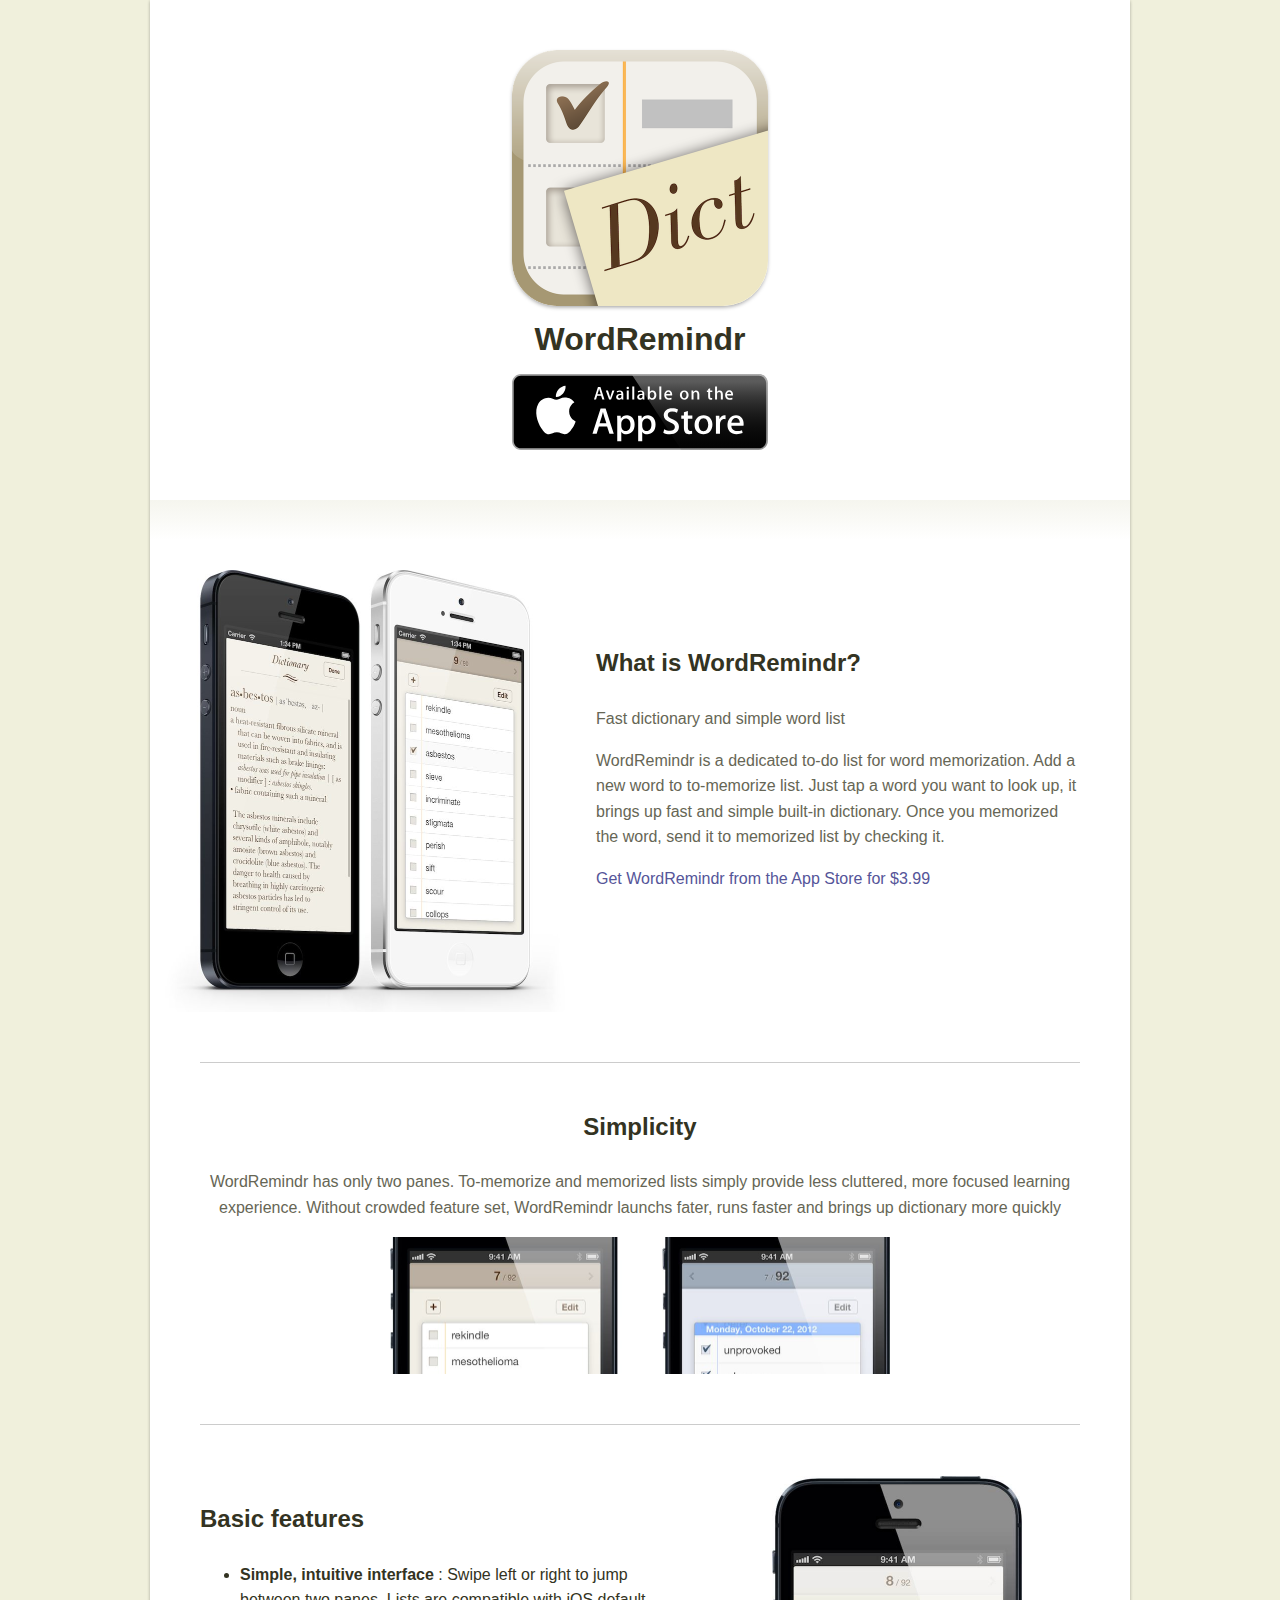
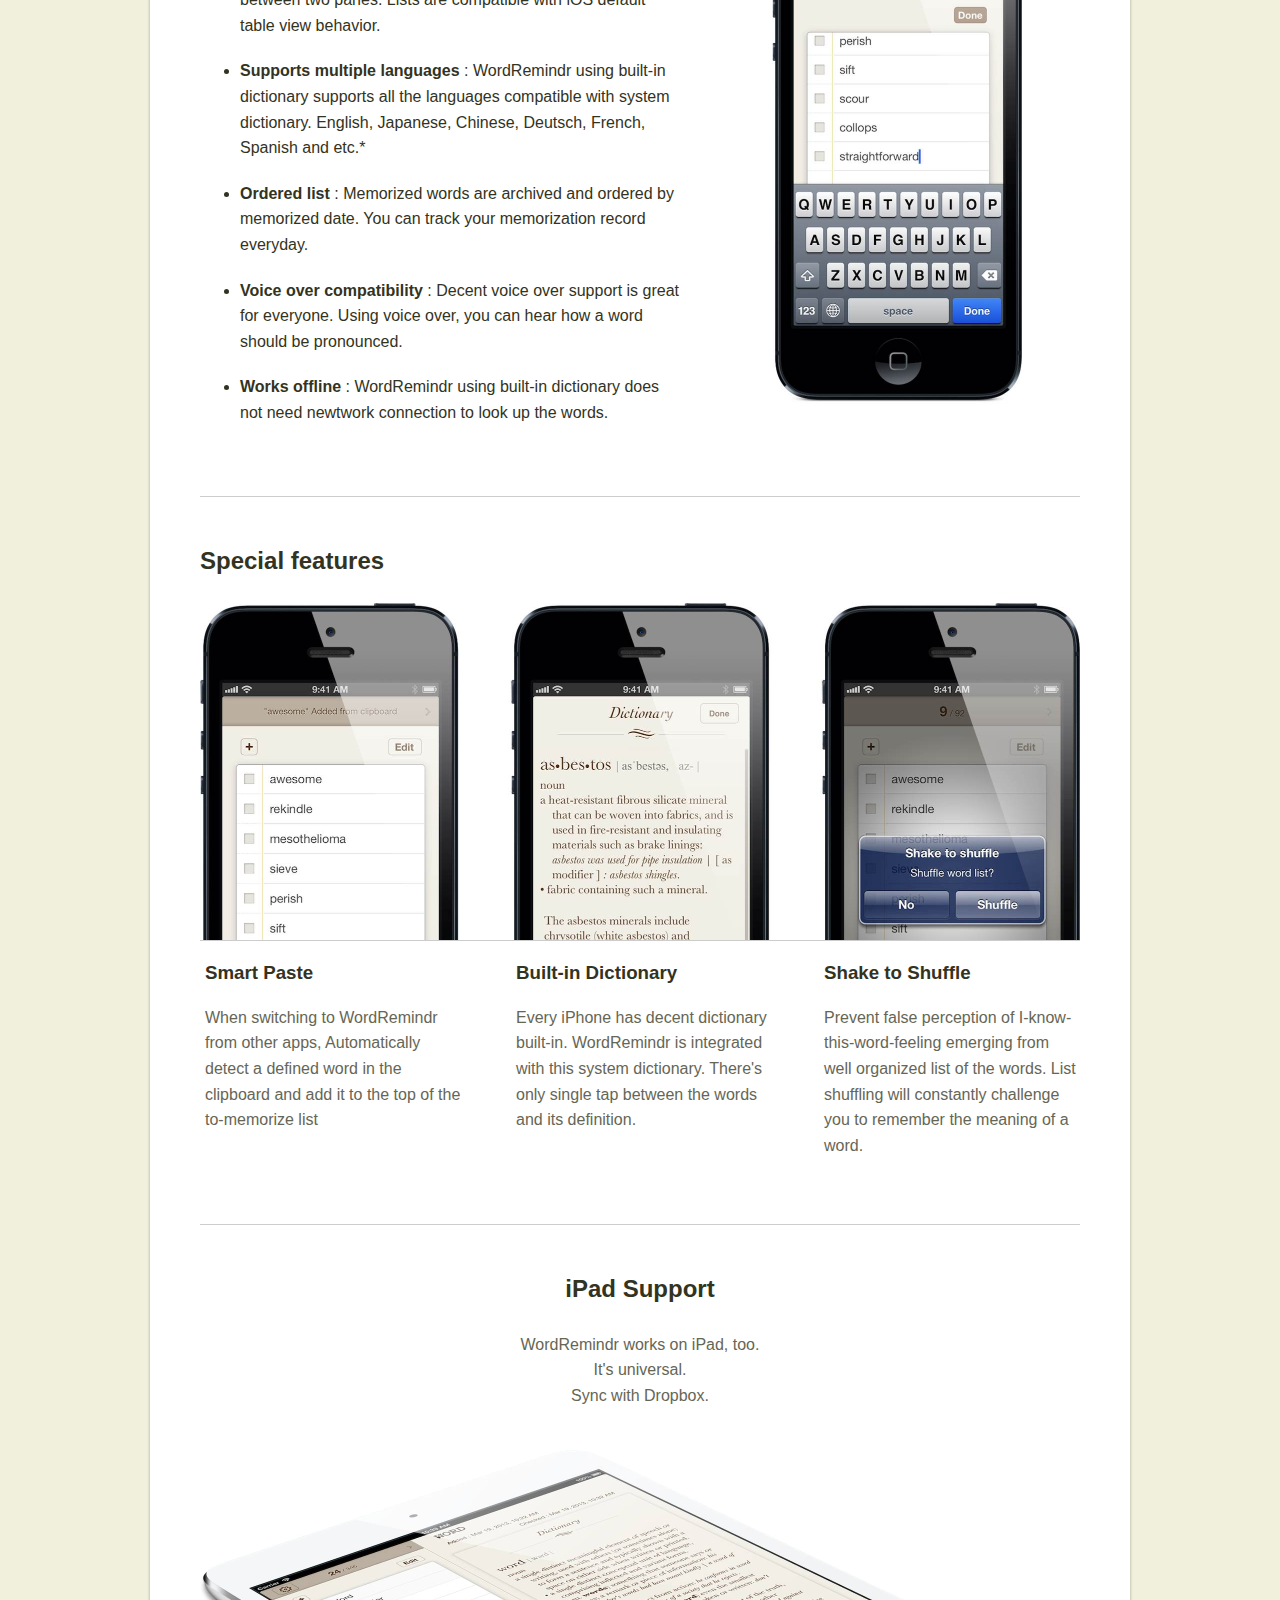
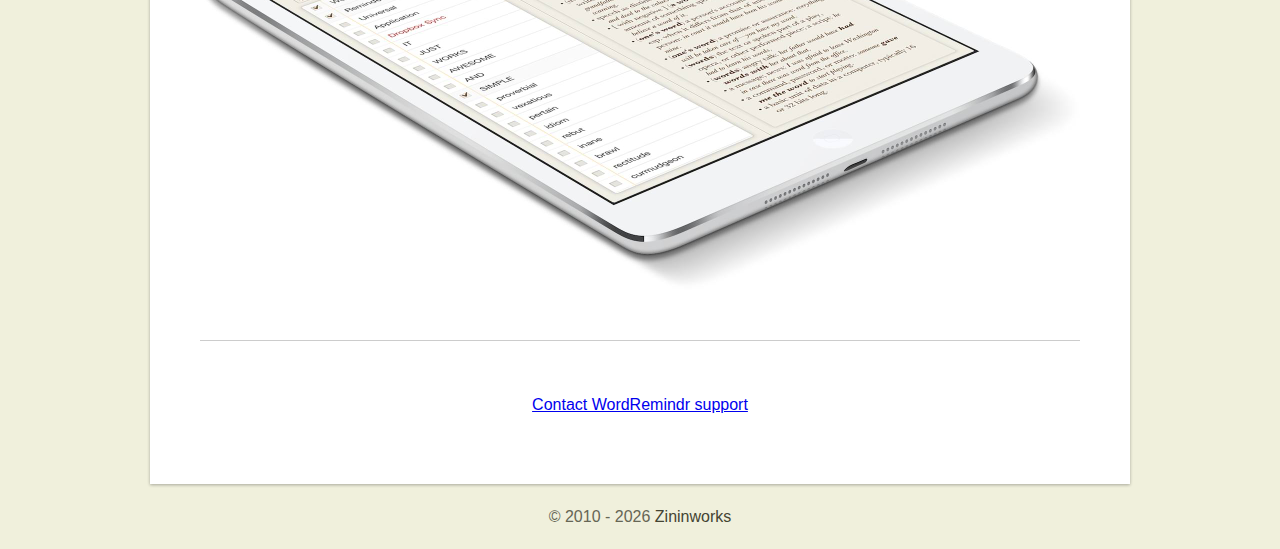
<file: index.html>
<!DOCTYPE html>
<!--[if lt IE 7]>      <html class="no-js lt-ie9 lt-ie8 lt-ie7"> <![endif]-->
<!--[if IE 7]>         <html class="no-js lt-ie9 lt-ie8"> <![endif]-->
<!--[if IE 8]>         <html class="no-js lt-ie9"> <![endif]-->
<!--[if gt IE 8]><!--> <html class="no-js"> <!--<![endif]-->
    <head>
        <meta charset="utf-8">
        <meta http-equiv="X-UA-Compatible" content="IE=edge,chrome=1">
        <title>WordRemindr</title>
        <meta name="description" content="Word Remindr for iPhone">
        <meta name="viewport" content="width=device-width">

        <link rel="stylesheet" href="css/normalize.css">
        <link rel="stylesheet" href="css/main.css">
        <script src="js/vendor/modernizr-2.6.2.min.js"></script>
        
        <meta name="apple-itunes-app" content="app-id=570150087, affiliate-data=at=11lIqv&ct=smart_banner">
    </head>
    <body>
        <!--[if lt IE 7]>
            <p class="chromeframe">You are using an <strong>outdated</strong> browser. Please <a href="http://browsehappy.com/">upgrade your browser</a> or <a href="http://www.google.com/chromeframe/?redirect=true">activate Google Chrome Frame</a> to improve your experience.</p>
        <![endif]-->
        <div class="content">
	        
	        <section class="title bShadow">
				<a class="appstore" href="https://itunes.apple.com/us/app/wordremindr/id570150087?ls=1&mt=8&at=11lIqv" title="view in iTunes">
	       	 		<img class="icon" src="img/word_icon_512.png" />
	       	 	</a>
	        		<div class="titleAndText">
		        		<h1>WordRemindr</h1>
						<a class="appstore" href="https://itunes.apple.com/us/app/wordremindr/id570150087?ls=1&mt=8&at=11lIqv" title="view in iTunes">
				     	   	<img width="100%" class="appstoreBanner" src="img/appStoreBadge.svg" />
			        	</a>
		        	</div>
	        </section>
	        
	        <section class="feature 2col clearfix top">
	        		<div class="left"> 
			        	<img width="400" class="iphone5" src="img/oniPhone5_800.jpg" />
			        </div>
			        <div class="right">
			        	<h2>What is WordRemindr?</h2>
                        <p>Fast dictionary and simple word list</p>
                        <p>WordRemindr is a dedicated to-do list for word memorization. Add a new word to to-memorize list. Just tap a word you want to look up, it brings up fast and simple built-in dictionary. Once you memorized the word, send it to memorized list by checking it.</p>
                        <p><a href="https://itunes.apple.com/us/app/wordremindr/id570150087?ls=1&mt=8&at=11lIqv">Get WordRemindr from the App Store for $3.99</a></p>
			        </div>
	        </section>
	        	        
	        <hr class="sectionDevider"/>
	        
	        <section class="feature center">
	        	<h2>Simplicity</h2>
	        	<p class="center">WordRemindr has only two panes. To-memorize and memorized lists simply provide less cluttered, more focused learning experience. Without crowded feature set, WordRemindr launchs fater, runs faster and brings up dictionary more quickly</p>
	        	<img class="sideBySide" src="img/sideBySide_1000.jpg" />
	        </section>
	        
	        <hr class="sectionDevider"/>
	        
	        <section class="feature col2 clearfix">
		        	<div class="left">
					<h2>Basic features</h2>
			        	<ul>
						<li><strong>Simple, intuitive interface</strong> : Swipe left or right to jump between two panes. Lists are compatible with iOS default table view behavior.</li>
						<li><strong>Supports multiple languages</strong> : WordRemindr using built-in dictionary supports all the languages compatible with system dictionary. English, Japanese, Chinese, Deutsch, French, Spanish and etc.* </li>
						<li><strong>Ordered list</strong> : Memorized words are archived and ordered by memorized date. You can track your memorization record everyday.</li>
						<li><strong>Voice over compatibility</strong> : Decent voice over support is great for everyone. Using voice over, you can hear how a word should be pronounced.</li>
						<li><strong>Works offline</strong> : WordRemindr using built-in dictionary does not need newtwork connection to look up the words.</li>
					</ul>
		        	</div>
		        	<div class="right">
			        	<img class="inputing" src="img/inputing_500.jpg" />		        	
		        	</div>
	        </section>
	        
	        <hr class="sectionDevider"/>
	        
	        <section class="feature">
        		<h2>Special features</h2>
	        	<img width="880" class="special" src="img/3col_1760.jpg" />
	        	<div class="col3 clearfix">
	        		<hr class="deco"/>
	        		<section class="left">
		        		<h3>Smart Paste</h3>
		        		<p>When switching to WordRemindr from other apps, Automatically detect a defined word in the clipboard and add it to the top of the to-memorize list</p>
	        		</section>
	        		<section class="center">
		        		<h3>Built-in Dictionary</h3>
		        		<p>Every iPhone has decent dictionary built-in. WordRemindr is integrated with this system dictionary. There's only single tap between the words and its definition.</p>
	        		</section>
	        		<section class="right">
		        		<h3>Shake to Shuffle</h3>
		        		<p>Prevent false perception of I-know-this-word-feeling emerging from well organized list of the words. List shuffling will constantly challenge you to remember the meaning of a word.</p>
	        		</section>
	        	</div>

	        </section>
	        <hr class="sectionDevider"/>
	        	        
	        <section class="feature center">
	        	<h2>iPad Support</h2>
	        	<p class="center">WordRemindr works on iPad, too.<br /> It's universal.<br /> Sync with Dropbox.</p><br /> 
	        	<img class="bigCenter" src="img/ipadMiniImage1760.jpg" />
	        </section>

	        <hr class="sectionDevider"/>
	        	
	 		<section class="center">
				<p class="center"><a href="mailto:ideas@zininworks.com">Contact WordRemindr support</a></p>      
			</section>       
        </div>
        
        <footer>
	        <div class="copyright">
        		<p>&copy; 2010 - <script>document.write(new Date().getFullYear())</script> <a href="http://www.zininworks.com">Zininworks</a></p>
        	</div>
        </footer>

        <!-- Google Analytics: change UA-XXXXX-X to be your site's ID. -->
        <script>
          (function(i,s,o,g,r,a,m){i['GoogleAnalyticsObject']=r;i[r]=i[r]||function(){
          (i[r].q=i[r].q||[]).push(arguments)},i[r].l=1*new Date();a=s.createElement(o),
          m=s.getElementsByTagName(o)[0];a.async=1;a.src=g;m.parentNode.insertBefore(a,m)
          })(window,document,'script','//www.google-analytics.com/analytics.js','ga');

          ga('create', 'UA-24718337-3', 'wordremindr.com');
          ga('send', 'pageview');

        </script>
    </body>
</html>
</file>
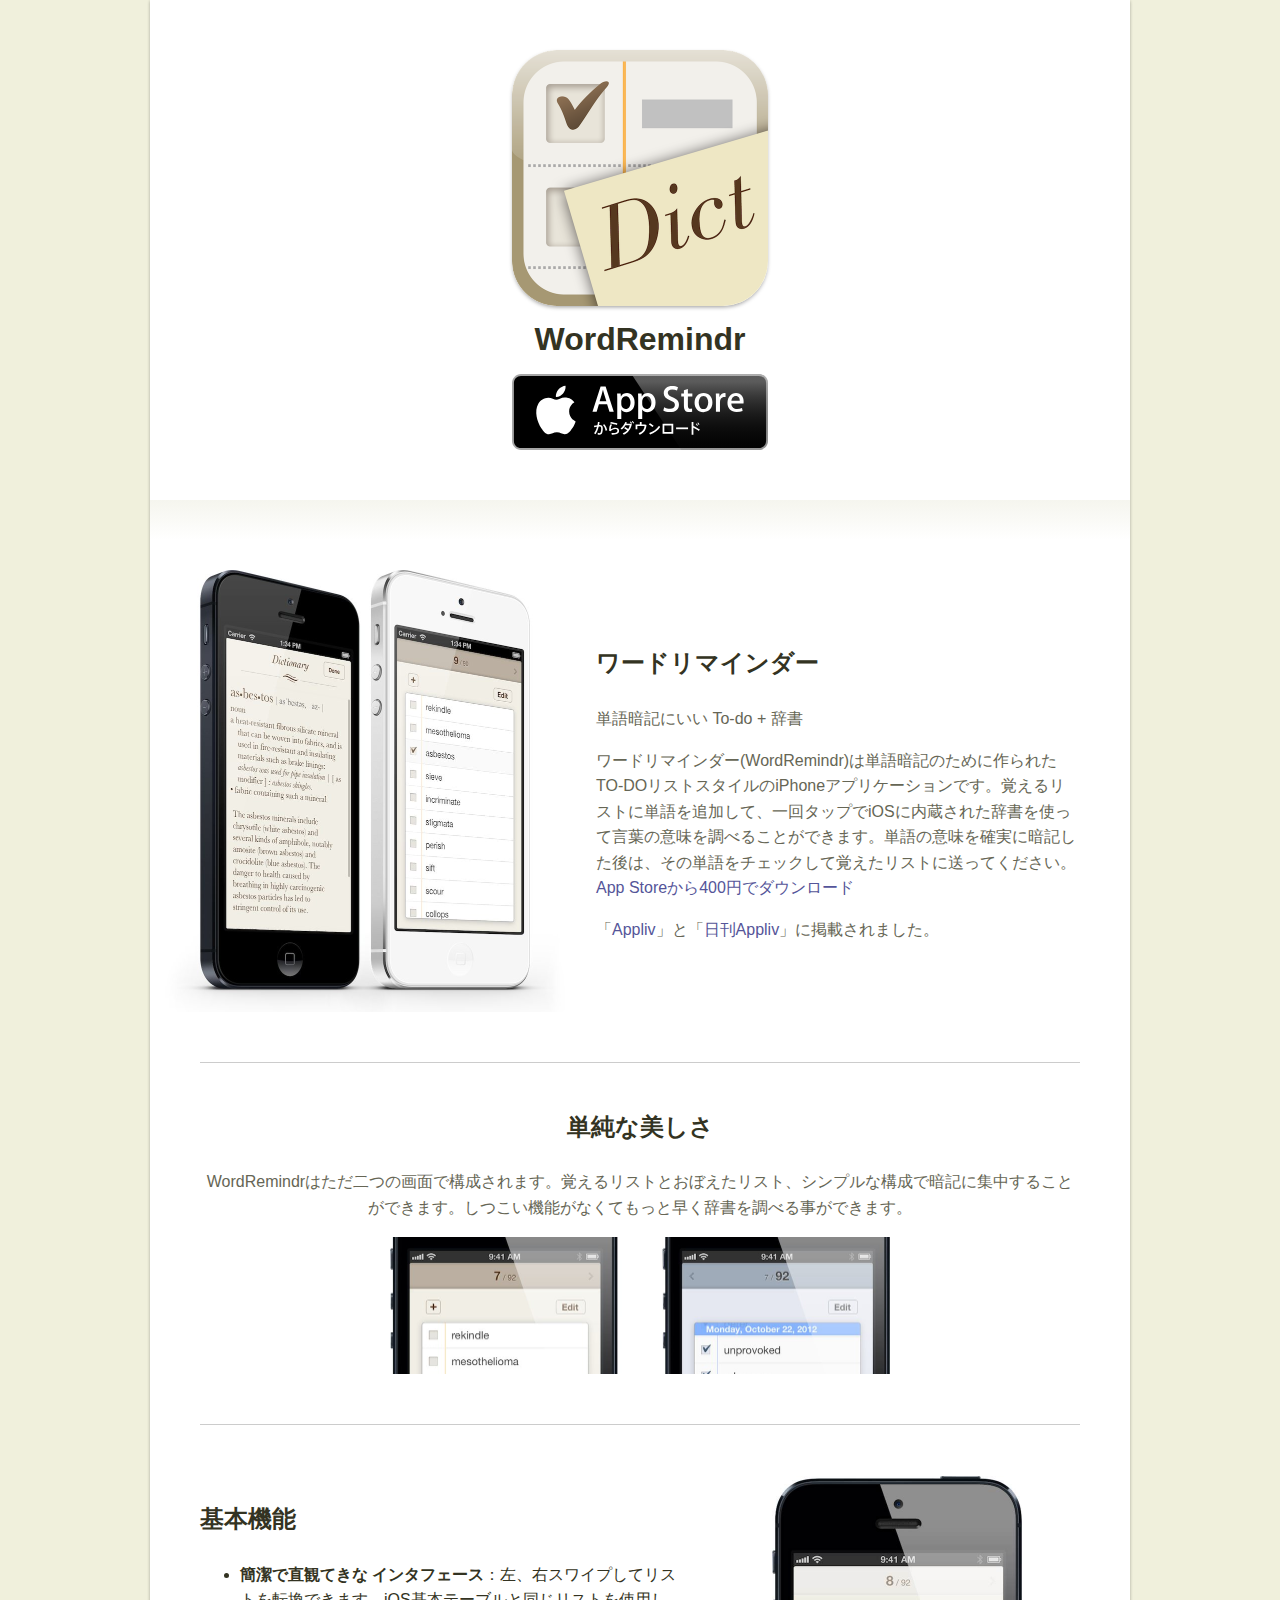
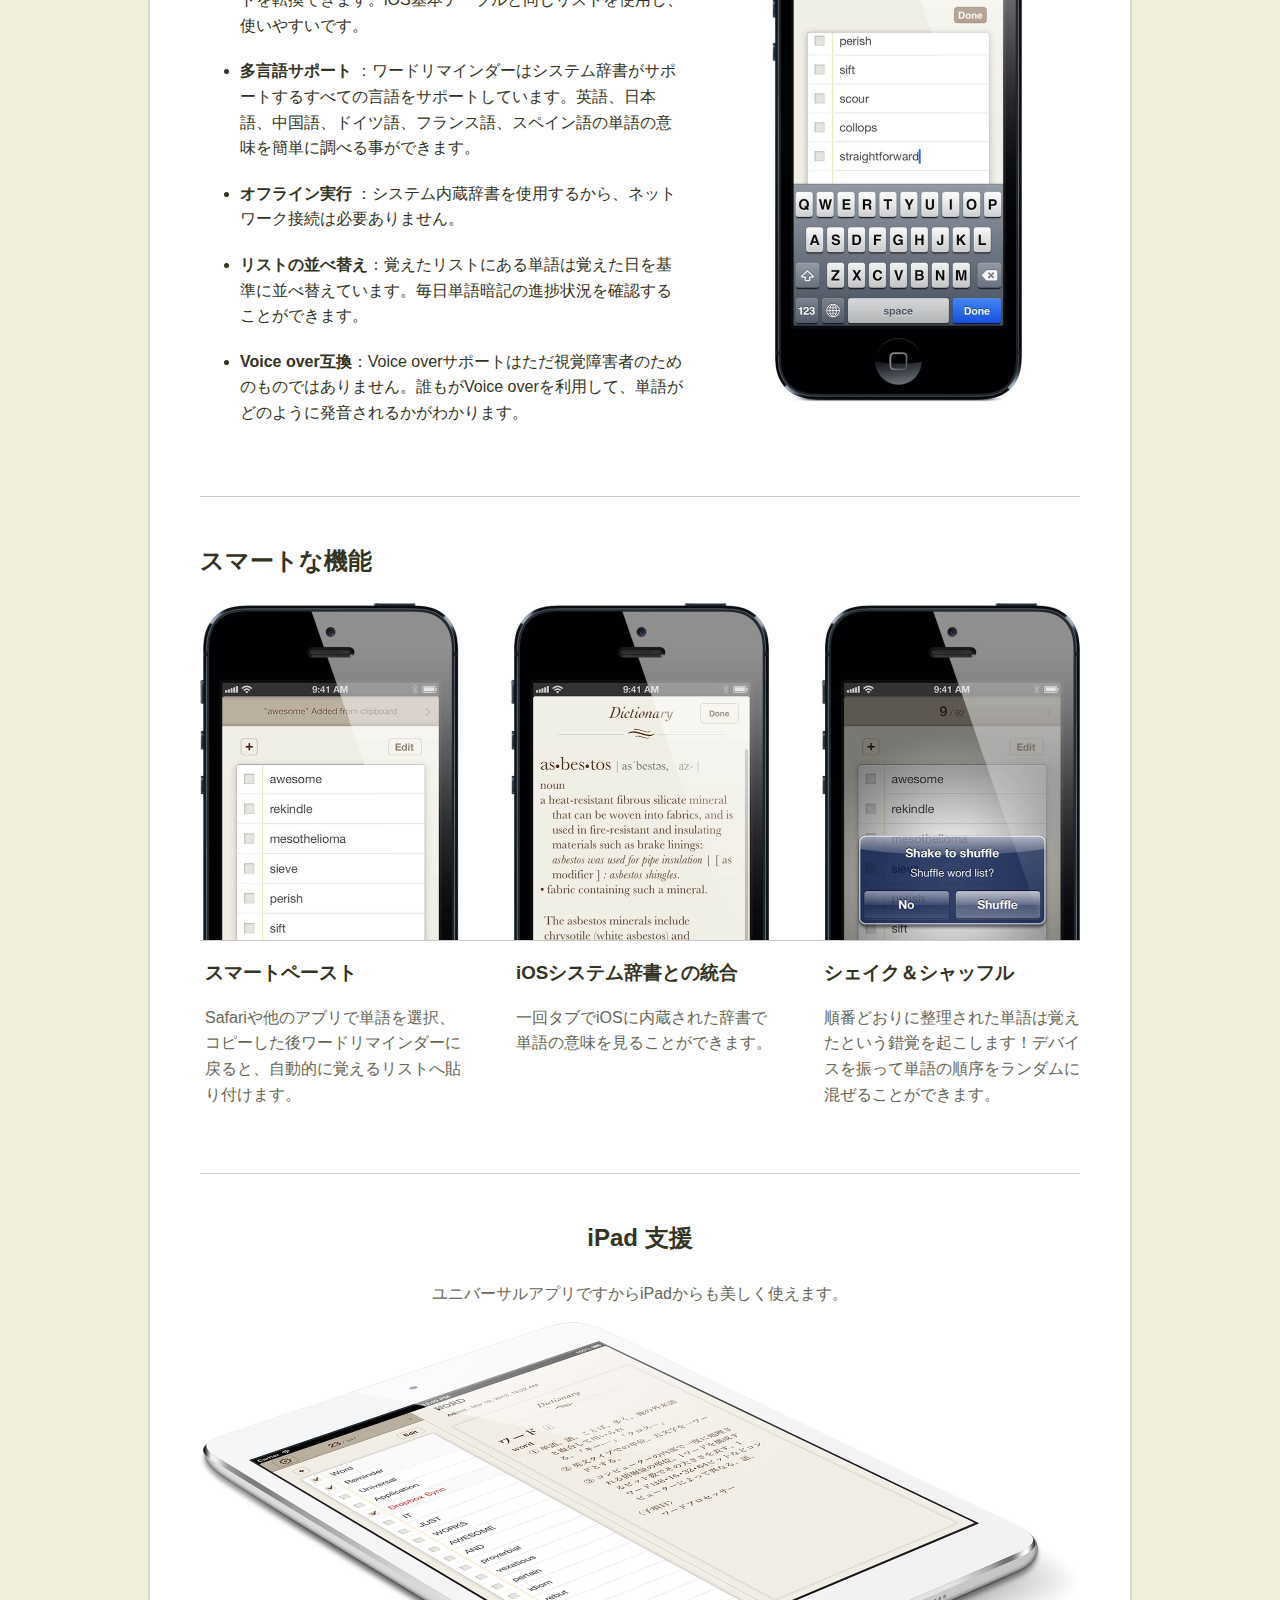
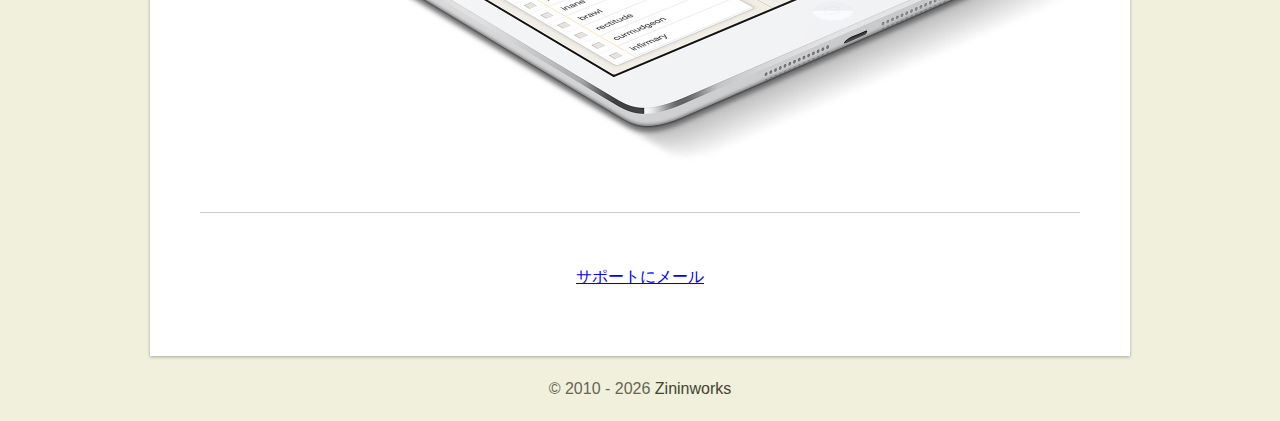
<file: jp/index.html>
<!DOCTYPE html>
<!--[if lt IE 7]>      <html class="no-js lt-ie9 lt-ie8 lt-ie7"> <![endif]-->
<!--[if IE 7]>         <html class="no-js lt-ie9 lt-ie8"> <![endif]-->
<!--[if IE 8]>         <html class="no-js lt-ie9"> <![endif]-->
<!--[if gt IE 8]><!--> <html class="no-js"> <!--<![endif]-->
    <head>
        <meta charset="utf-8">
        <meta http-equiv="X-UA-Compatible" content="IE=edge,chrome=1">
        <title>WordRemindr</title>
        <meta name="description" content="Word Remindr for iPhone">
        <meta name="viewport" content="width=device-width">

        <link rel="stylesheet" href="../css/normalize.css">
        <link rel="stylesheet" href="../css/main.css">
        <script src="../js/vendor/modernizr-2.6.2.min.js"></script>
        
        <meta name="apple-itunes-app" content="app-id=570150087">
    </head>
    <body>
        <!--[if lt IE 7]>
            <p class="chromeframe">You are using an <strong>outdated</strong> browser. Please <a href="http://browsehappy.com/">upgrade your browser</a> or <a href="http://www.google.com/chromeframe/?redirect=true">activate Google Chrome Frame</a> to improve your experience.</p>
        <![endif]-->
        <div class="content">
	        
	        <section class="title bShadow">
				<a class="appstore" href="https://itunes.apple.com/us/app/wordremindr/id570150087?ls=1&mt=8" title="view in iTunes">
	       	 		<img class="icon" src="../img/word_icon_512.png" />
	       	 	</a>
	        		<div class="titleAndText">
		        		<h1>WordRemindr</h1>
						<a class="appstore" href="https://itunes.apple.com/us/app/wordremindr/id570150087?ls=1&mt=8" title="view in iTunes">
				     	   	<img width="100%" class="appstoreBanner" src="../img/Download_on_the_App_Store_Badge_JP.svg" />
			        	</a>
		        	</div>
	        </section>
	        
	        <section class="feature 2col clearfix top">
	        		<div class="left">
			        	<img width="400" class="iphone5" src="../img/oniPhone5_800.jpg" />
			        </div>
			        <div class="right">
				        	<h2>ワードリマインダー</h2>
				        	<p>単語暗記にいい To-do + 辞書</p>
							<p>ワードリマインダー(WordRemindr)は単語暗記のために作られたTO-DOリストスタイルのiPhoneアプリケーションです。覚えるリストに単語を追加して、一回タップでiOSに内蔵された辞書を使って言葉の意味を調べることができます。単語の意味を確実に暗記した後は、その単語をチェックして覚えたリストに送ってください。<br />
				        		<a href="https://itunes.apple.com/us/app/wordremindr/id570150087?ls=1&mt=8">App Storeから400円でダウンロード</a>
				        	</p>
				        	<p>「<a href="http://app-liv.jp/570150087/">Appliv</a>」と「<a href="http://nikkan.app-liv.jp/archives/13309">日刊Appliv</a>」に掲載されました。
				        	</p>
			        </div>
	        </section>
	        
	        <hr class="sectionDevider"/>
	        
	        <section class="feature center">
	        	<h2>単純な美しさ</h2>
	        	<p class="center">WordRemindrはただ二つの画面で構成されます。覚えるリストとおぼえたリスト、シンプルな構成で暗記に集中することができます。しつこい機能がなくてもっと早く辞書を調べる事ができます。</p>
	        	<img class="sideBySide" src="../img/sideBySide_1000.jpg" />
	        </section>
	        
	        <hr class="sectionDevider"/>
	        
	        <section class="feature col2 clearfix">
		        	<div class="left">
					<h2>基本機能</h2>
			        	<ul>
						<li><strong>簡潔で直観てきな インタフェース</strong>：左、右スワイプしてリストを転換できます。iOS基本テーブルと同じリストを使用し、使いやすいです。</li>
						<li><strong>多言語サポート</strong> ：ワードリマインダーはシステム辞書がサポートするすべての言語をサポートしています。英語、日本語、中国語、ドイツ語、フランス語、スペイン語の単語の意味を簡単に調べる事ができます。</li>
						<li><strong>オフライン実行</strong> ：システム内蔵辞書を使用するから、ネットワーク接続は必要ありません。</li>
						<li><strong>リストの並べ替え</strong>：覚えたリストにある単語は覚えた日を基準に並べ替えています。毎日単語暗記の進捗状況を確認することができます。</li>
		<li><strong>Voice over互換</strong>：Voice overサポートはただ視覚障害者のためのものではありません。誰もがVoice overを利用して、単語がどのように発音されるかがわかります。</li>
					</ul>
		        	</div>
		        	<div class="right">
			        	<img class="inputing" src="../img/inputing_500.jpg" />
		        	</div>
	        </section>
	        
	        <hr class="sectionDevider"/>
	        
	        <section class="feature">
        		<h2>スマートな機能</h2>
	        	<img width="880" class="special" src="../img/3col_1760.jpg" />
	        	<div class="col3 clearfix">
	        		<hr class="deco"/>
	        		<section class="left">
		        		<h3>スマートペースト</h3>
					<p>Safariや他のアブリで単語を選択、コピーした後ワードリマインダーに戻ると、自動的に覚えるリストへ貼り付けます。</p>
	        		</section>
	        		<section class="center">
		        		<h3>iOSシステム辞書との統合</h3>
		        		<p>一回タブでiOSに内蔵された辞書で単語の意味を見ることができます。</p>		
	        		</section>
	        		<section class="right">
		        		<h3>シェイク＆シャッフル</h3>
					<p>順番どおりに整理された単語は覚えたという錯覚を起こします！デバイスを振って単語の順序をランダムに混ぜることができます。</p>
	        		</section>
	        	</div>

	        </section>
			
	        <hr class="sectionDevider"/>
	        
	        <section class="feature center">
	        	<h2>iPad 支援</h2>
	        	<p class="center">ユニバーサルアプリですからiPadからも美しく使えます。</p>
	        	<img class="bigCenter" src="../img/ipadMiniImage1760jp.jpg" />
	        </section>

	        <hr class="sectionDevider"/>
	        	
			<section class="center">
				<p class="center"><a href="mailto:ideas@zininworks.com">サポートにメール</a></p>      
			</section>
        </div>
        
        <div class="copyright">
        <p>&copy; 2010 - <script>document.write(new Date().getFullYear())</script> <a href="http://www.zininworks.com">Zininworks</a></p>
        </div>

        <script>
          (function(i,s,o,g,r,a,m){i['GoogleAnalyticsObject']=r;i[r]=i[r]||function(){
          (i[r].q=i[r].q||[]).push(arguments)},i[r].l=1*new Date();a=s.createElement(o),
          m=s.getElementsByTagName(o)[0];a.async=1;a.src=g;m.parentNode.insertBefore(a,m)
          })(window,document,'script','//www.google-analytics.com/analytics.js','ga');

          ga('create', 'UA-24718337-3', 'wordremindr.com');
          ga('send', 'pageview');

        </script>
    </body>
</html>
</file>
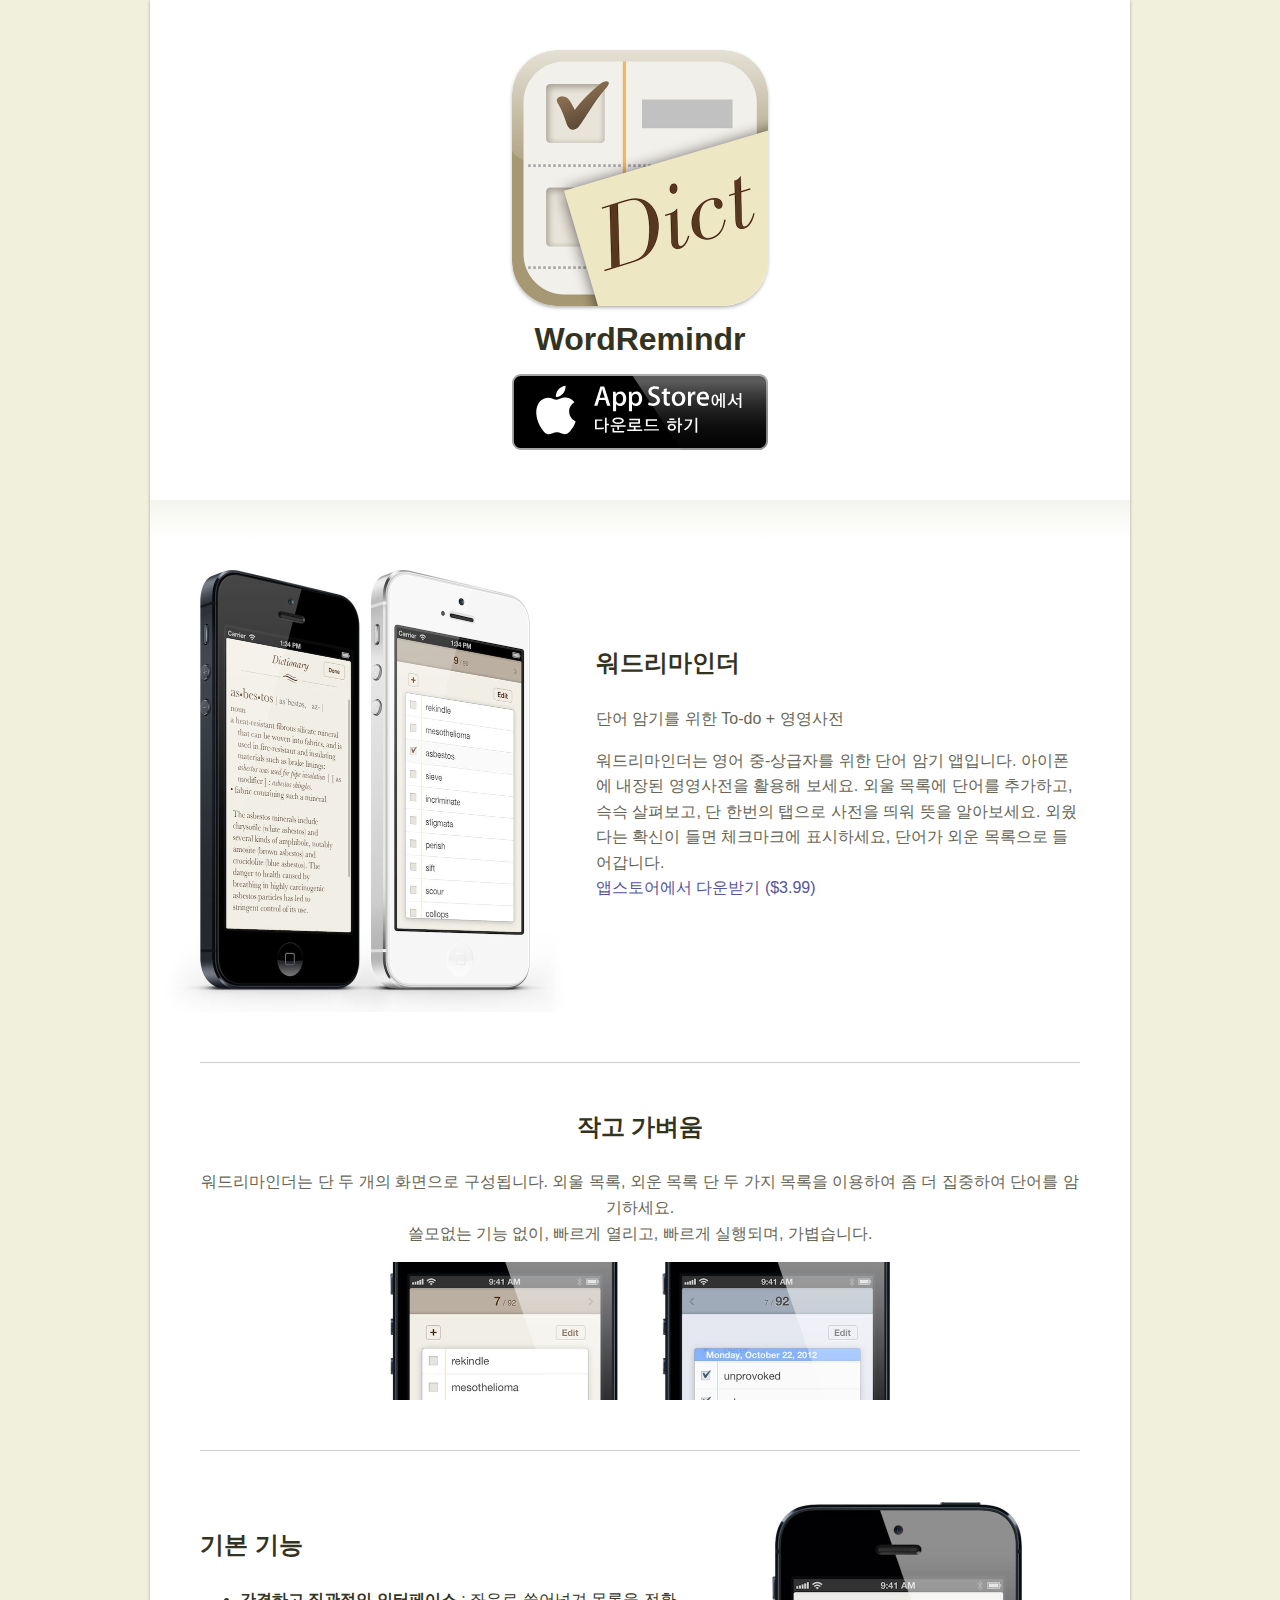
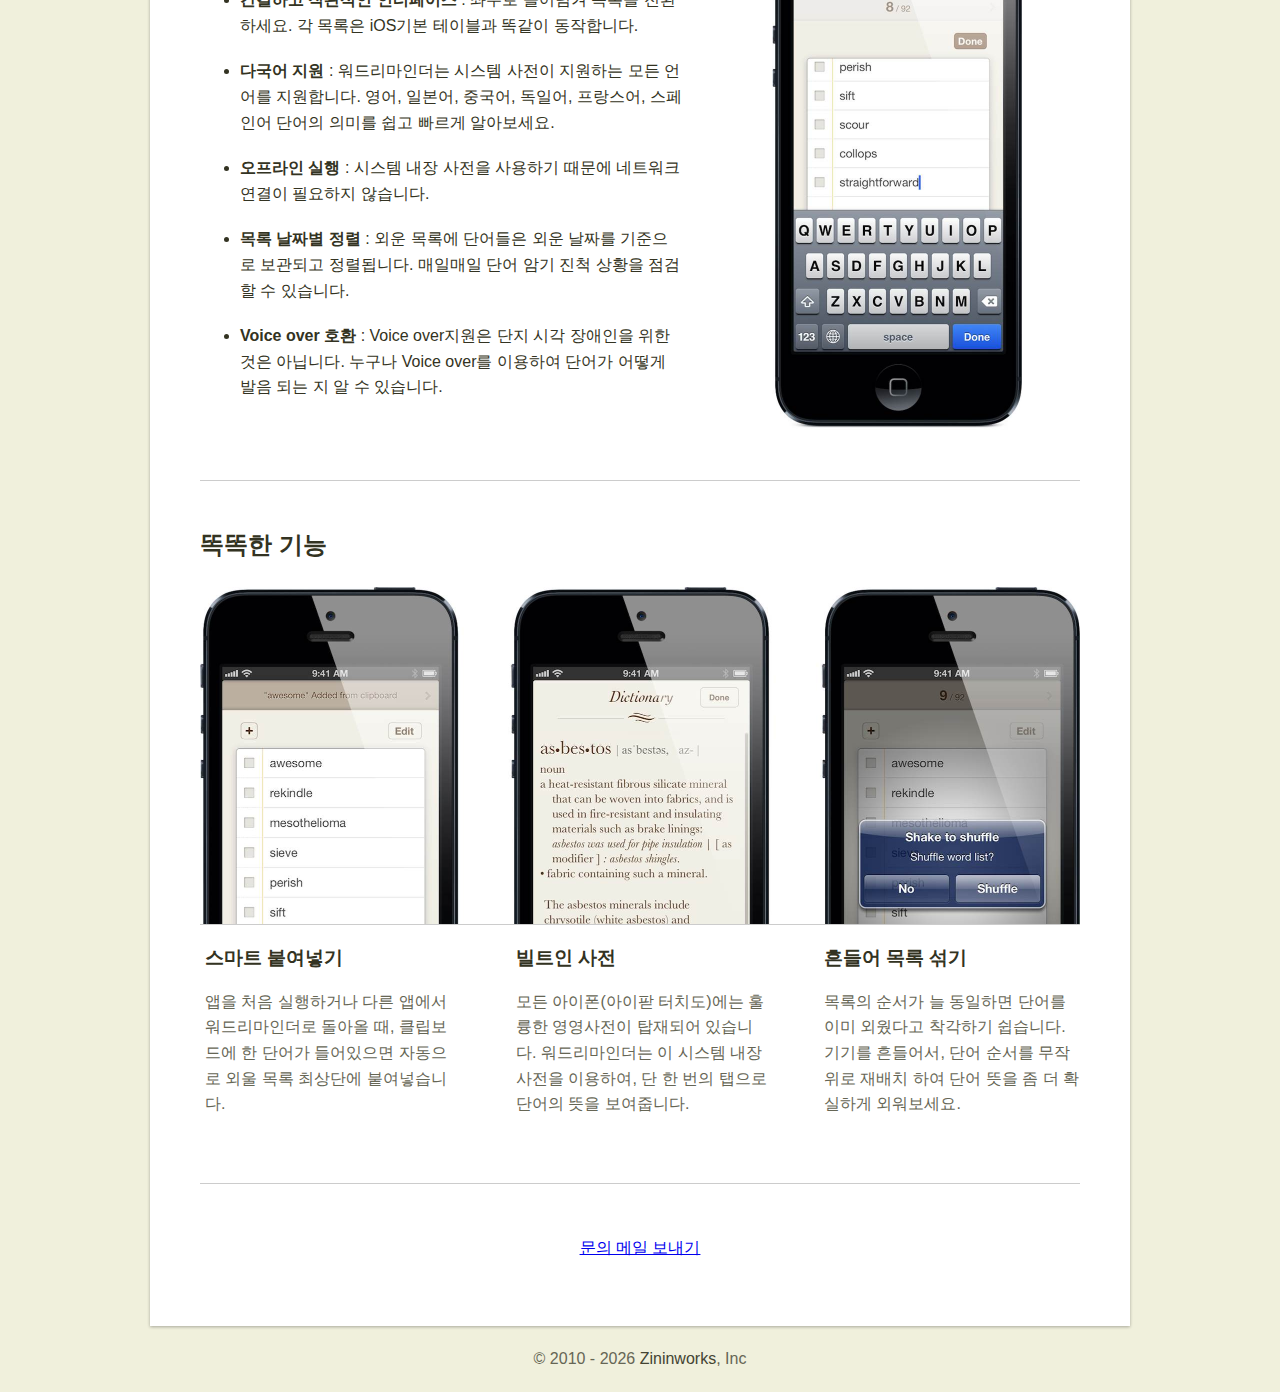
<file: kr/index.html>
<!DOCTYPE html>
<!--[if lt IE 7]>      <html class="no-js lt-ie9 lt-ie8 lt-ie7"> <![endif]-->
<!--[if IE 7]>         <html class="no-js lt-ie9 lt-ie8"> <![endif]-->
<!--[if IE 8]>         <html class="no-js lt-ie9"> <![endif]-->
<!--[if gt IE 8]><!--> <html class="no-js"> <!--<![endif]-->
    <head>
        <meta charset="utf-8">
        <meta http-equiv="X-UA-Compatible" content="IE=edge,chrome=1">
        <title>WordRemindr</title>
        <meta name="description" content="Word Remindr for iPhone">
        <meta name="viewport" content="width=device-width">

        <link rel="stylesheet" href="../css/normalize.css">
        <link rel="stylesheet" href="../css/main.css">
        <script src="../js/vendor/modernizr-2.6.2.min.js"></script>
        
        <meta name="apple-itunes-app" content="app-id=570150087">
    </head>
    <body>
        <!--[if lt IE 7]>
            <p class="chromeframe">You are using an <strong>outdated</strong> browser. Please <a href="http://browsehappy.com/">upgrade your browser</a> or <a href="http://www.google.com/chromeframe/?redirect=true">activate Google Chrome Frame</a> to improve your experience.</p>
        <![endif]-->
        <div class="content">
	        
	        <section class="title bShadow">
				<a class="appstore" href="https://itunes.apple.com/us/app/wordremindr/id570150087?ls=1&mt=8" title="view in iTunes">
	       	 		<img class="icon" src="../img/word_icon_512.png" />
	       	 	</a>
	        		<div class="titleAndText">
		        		<h1>WordRemindr</h1>
						<a class="appstore" href="https://itunes.apple.com/us/app/wordremindr/id570150087?ls=1&mt=8" title="view in iTunes">
				     	   	<img width="100%" class="appstoreBanner" src="../img/Download_on_the_App_Store_Badge_KR.svg" />
			        	</a>
		        	</div>
	        </section>
	        
	        <section class="feature 2col clearfix top">
	        		<div class="left">
			        	<img width="400" class="iphone5" src="../img/oniPhone5_800.jpg" />
			        </div>
			        <div class="right">
				        	<h2>워드리마인더</h2>
				        	<p>단어 암기를 위한 To-do + 영영사전</p>
				        	<p>워드리마인더는 영어 중-상급자를 위한 단어 암기 앱입니다. 아이폰에 내장된 영영사전을 활용해 보세요. 외울 목록에 단어를 추가하고, 슥슥 살펴보고, 단 한번의 탭으로 사전을 띄워 뜻을 알아보세요. 외웠다는 확신이 들면 체크마크에 표시하세요, 단어가 외운 목록으로 들어갑니다.<br/>
				        		<a href="https://itunes.apple.com/us/app/wordremindr/id570150087?ls=1&mt=8">앱스토어에서 다운받기 ($3.99)</a>
				        	</p>
			        </div>
	        </section>
	        
	        <hr class="sectionDevider"/>
	        
	        <section class="feature center">
	        	<h2>작고 가벼움</h2>
	        	<p class="center">워드리마인더는 단 두 개의 화면으로 구성됩니다. 외울 목록, 외운 목록 단 두 가지 목록을 이용하여 좀 더 집중하여 단어를 암기하세요.<br />쓸모없는 기능 없이, 빠르게 열리고, 빠르게 실행되며, 가볍습니다.</p>
	        	<img class="sideBySide" src="../img/sideBySide_1000.jpg" />
	        </section>
	        
	        <hr class="sectionDevider"/>
	        
	        <section class="feature col2 clearfix">
		        	<div class="left">
					<h2>기본 기능</h2>
			        	<ul>
						<li><strong>간결하고 직관적인 인터페이스</strong> : 좌우로 쓸어넘겨 목록을 전환하세요. 각 목록은 iOS기본 테이블과 똑같이 동작합니다.</li>
						<li><strong>다국어 지원</strong> : 워드리마인더는 시스템 사전이 지원하는 모든 언어를 지원합니다. 영어, 일본어, 중국어, 독일어, 프랑스어, 스페인어 단어의 의미를 쉽고 빠르게 알아보세요.</li>
						
						
						<li><strong>오프라인 실행</strong> : 시스템 내장 사전을 사용하기 때문에 네트워크 연결이 필요하지 않습니다.</li>
						<li><strong>목록 날짜별 정렬</strong> : 외운 목록에 단어들은 외운 날짜를 기준으로 보관되고 정렬됩니다. 매일매일 단어 암기 진척 상황을 점검할 수 있습니다.</li>
						
						<li><strong>Voice over 호환</strong> : Voice over지원은 단지 시각 장애인을 위한 것은 아닙니다. 누구나 Voice over를 이용하여 단어가 어떻게 발음 되는 지 알 수 있습니다.</li>
					</ul>
		        	</div>
		        	<div class="right">
			        	<img class="inputing" src="../img/inputing_500.jpg" />
		        	</div>
	        </section>
	        
	        <hr class="sectionDevider"/>
	        
	        <section class="feature">
        		<h2>똑똑한 기능</h2>
	        	<img width="880" class="special" src="../img/3col_1760.jpg" />
	        	<div class="col3 clearfix">
	        		<hr class="deco"/>
	        		<section class="left">
		        		<h3>스마트 붙여넣기</h3>
					<p>앱을 처음 실행하거나 다른 앱에서 워드리마인더로 돌아올 때, 클립보드에 한 단어가 들어있으면 자동으로 외울 목록 최상단에 붙여넣습니다.</p>
	        		</section>
	        		<section class="center">
		        		<h3>빌트인 사전</h3>
		        		<p>모든 아이폰(아이팓 터치도)에는 훌륭한 영영사전이 탑재되어 있습니다. 워드리마인더는 이 시스템 내장 사전을 이용하여, 단 한 번의 탭으로 단어의 뜻을 보여줍니다.</p>		
	        		</section>
	        		<section class="right">
		        		<h3>흔들어 목록 섞기</h3>
					<p>목록의 순서가 늘 동일하면 단어를 이미 외웠다고 착각하기 쉽습니다. 기기를 흔들어서, 단어 순서를 무작위로 재배치 하여 단어 뜻을 좀 더 확실하게 외워보세요.</p>
	        		</section>
	        	</div>

	        </section>
			
	        <hr class="sectionDevider"/>
	        	
			<section class="center">
				<p class="center"><a href="mailto:ideas@zininworks.com">문의 메일 보내기</a></p>      
			</section>
        </div>
        
        <div class="copyright">
        <p>&copy; 2010 - <script>document.write(new Date().getFullYear())</script> <a href="http://www.zininworks.com">Zininworks</a>, Inc</p>
        </div>

        <script>
          (function(i,s,o,g,r,a,m){i['GoogleAnalyticsObject']=r;i[r]=i[r]||function(){
          (i[r].q=i[r].q||[]).push(arguments)},i[r].l=1*new Date();a=s.createElement(o),
          m=s.getElementsByTagName(o)[0];a.async=1;a.src=g;m.parentNode.insertBefore(a,m)
          })(window,document,'script','//www.google-analytics.com/analytics.js','ga');

          ga('create', 'UA-24718337-3', 'wordremindr.com');
          ga('send', 'pageview');

        </script>
    </body>
</html>
</file>
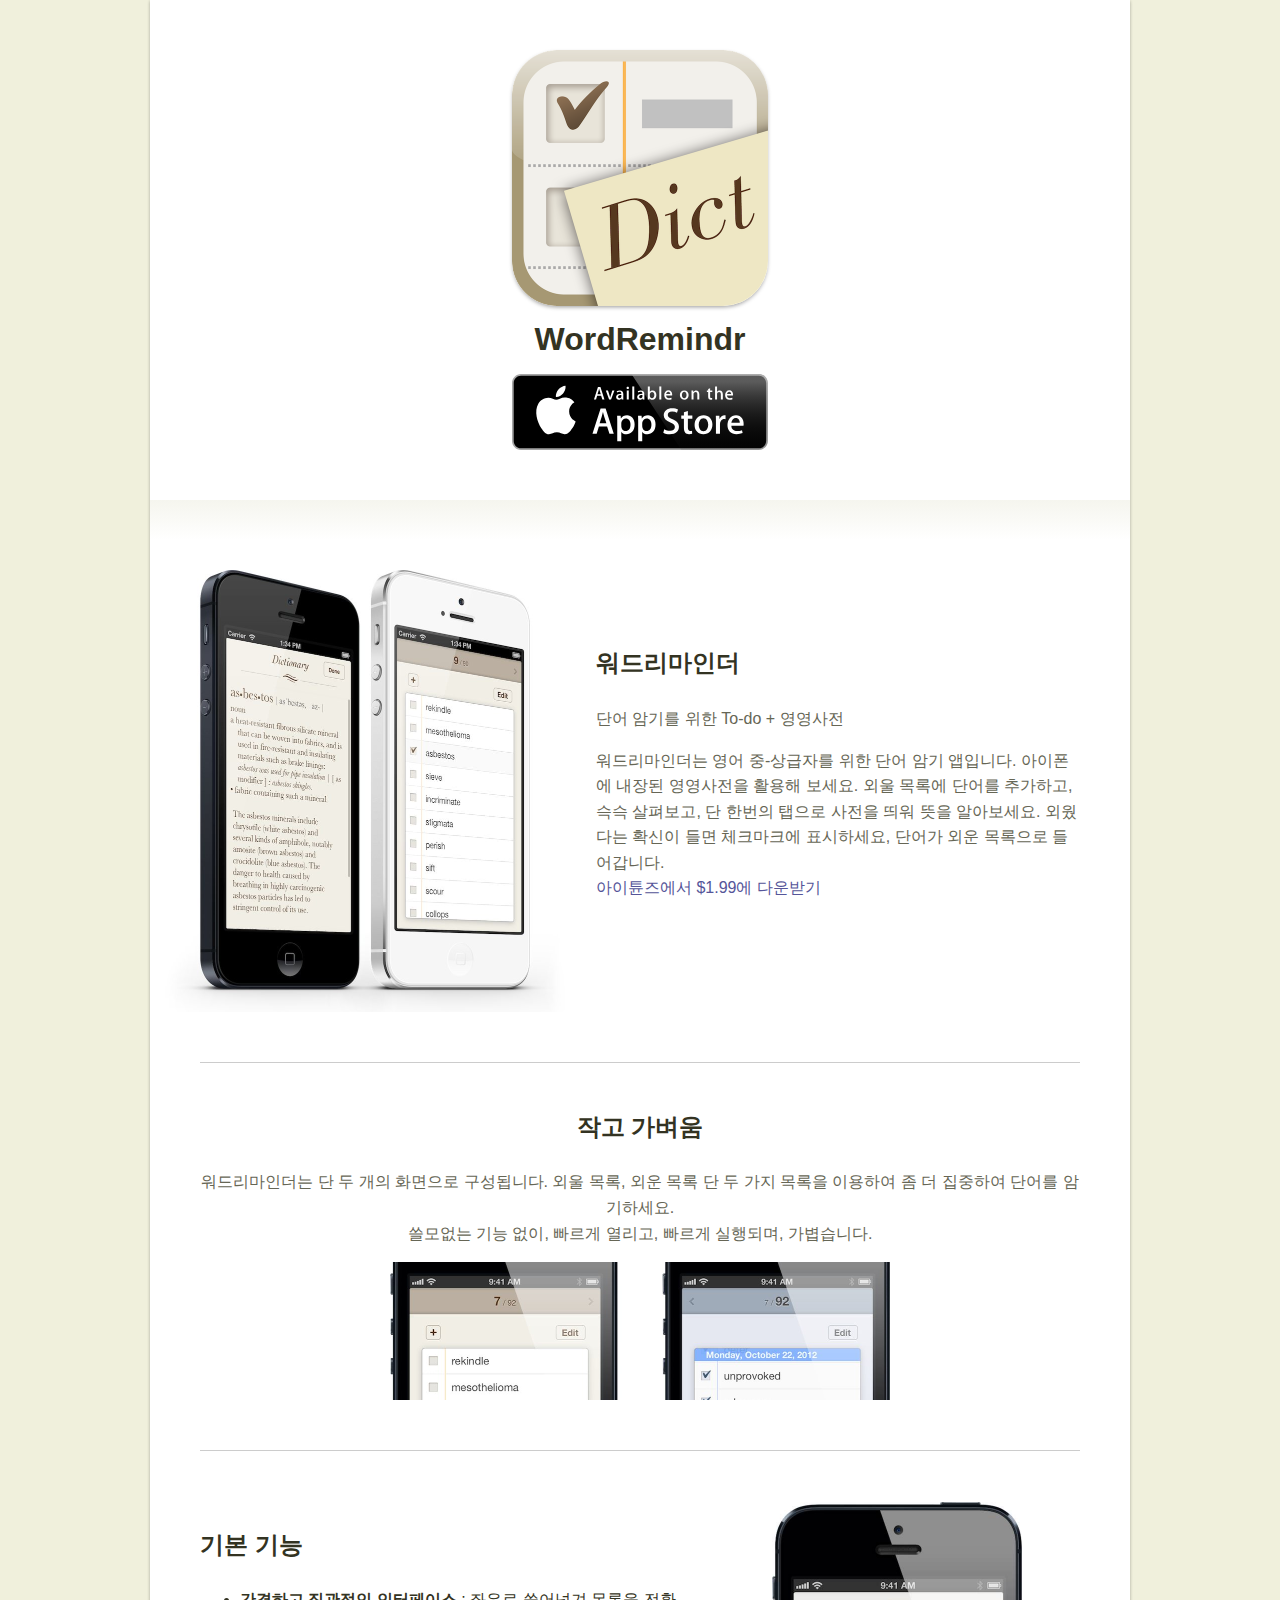
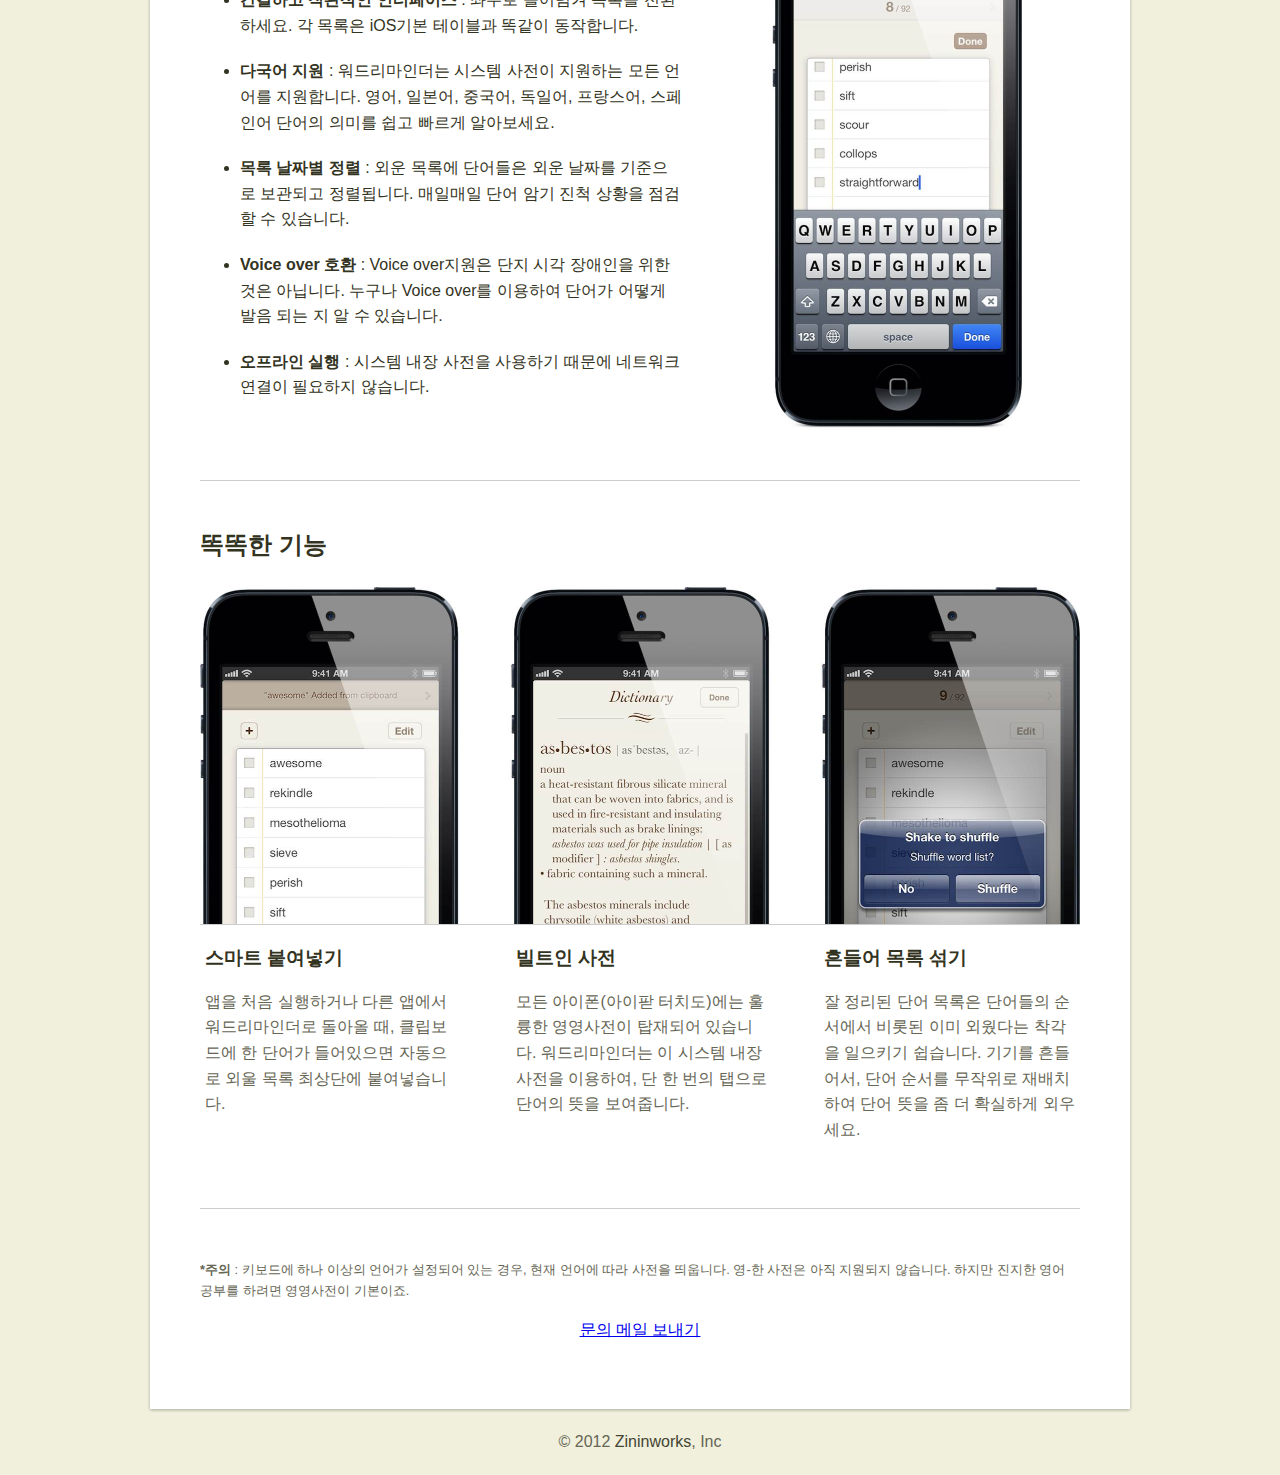
<file: kr/kr.html>
<!DOCTYPE html>
<!--[if lt IE 7]>      <html class="no-js lt-ie9 lt-ie8 lt-ie7"> <![endif]-->
<!--[if IE 7]>         <html class="no-js lt-ie9 lt-ie8"> <![endif]-->
<!--[if IE 8]>         <html class="no-js lt-ie9"> <![endif]-->
<!--[if gt IE 8]><!--> <html class="no-js"> <!--<![endif]-->
    <head>
        <meta charset="utf-8">
        <meta http-equiv="X-UA-Compatible" content="IE=edge,chrome=1">
        <title>WordRemindr</title>
        <meta name="description" content="Word Remindr for iPhone">
        <meta name="viewport" content="width=device-width">

        <link rel="stylesheet" href="../css/normalize.css">
        <link rel="stylesheet" href="../css/main.css">
        <script src="../js/vendor/modernizr-2.6.2.min.js"></script>
        
        <meta name="apple-itunes-app" content="app-id=570150087">
    </head>
    <body>
        <!--[if lt IE 7]>
            <p class="chromeframe">You are using an <strong>outdated</strong> browser. Please <a href="http://browsehappy.com/">upgrade your browser</a> or <a href="http://www.google.com/chromeframe/?redirect=true">activate Google Chrome Frame</a> to improve your experience.</p>
        <![endif]-->
        <div class="content">
	        
	        <section class="title bShadow">
				<a class="appstore" href="https://itunes.apple.com/us/app/wordremindr/id570150087?ls=1&mt=8" title="view in iTunes">
	       	 		<img class="icon" src="../img/word_icon_512.png" />
	       	 	</a>
	        		<div class="titleAndText">
		        		<h1>WordRemindr</h1>
						<a class="appstore" href="https://itunes.apple.com/us/app/wordremindr/id570150087?ls=1&mt=8" title="view in iTunes">
				     	   	<img width="100%" class="appstoreBanner" src="../img/appStoreBadge.svg" />
			        	</a>
		        	</div>
	        </section>
	        
	        <section class="feature 2col clearfix top">
	        		<div class="left">
			        	<img width="400" class="iphone5" src="../img/oniPhone5_800.jpg" />
			        </div>
			        <div class="right">
				        	<h2>워드리마인더</h2>
				        	<p>단어 암기를 위한 To-do + 영영사전</p>
				        	<p>워드리마인더는 영어 중-상급자를 위한 단어 암기 앱입니다. 아이폰에 내장된 영영사전을 활용해 보세요. 외울 목록에 단어를 추가하고, 슥슥 살펴보고, 단 한번의 탭으로 사전을 띄워 뜻을 알아보세요. 외웠다는 확신이 들면 체크마크에 표시하세요, 단어가 외운 목록으로 들어갑니다.<br/>
				        		<a href="https://itunes.apple.com/us/app/wordremindr/id570150087?ls=1&mt=8">아이튠즈에서 $1.99에 다운받기</a>
				        	</p>
			        </div>
	        </section>
	        
	        <hr class="sectionDevider"/>
	        
	        <section class="feature center">
	        	<h2>작고 가벼움</h2>
	        	<p class="center">워드리마인더는 단 두 개의 화면으로 구성됩니다. 외울 목록, 외운 목록 단 두 가지 목록을 이용하여 좀 더 집중하여 단어를 암기하세요.<br />쓸모없는 기능 없이, 빠르게 열리고, 빠르게 실행되며, 가볍습니다.</p>
	        	<img class="sideBySide" src="../img/sideBySide_1000.jpg" />
	        </section>
	        
	        <hr class="sectionDevider"/>
	        
	        <section class="feature col2 clearfix">
		        	<div class="left">
					<h2>기본 기능</h2>
			        	<ul>
						<li><strong>간결하고 직관적인 인터페이스</strong> : 좌우로 쓸어넘겨 목록을 전환하세요. 각 목록은 iOS기본 테이블과 똑같이 동작합니다.</li>
						<li><strong>다국어 지원</strong> : 워드리마인더는 시스템 사전이 지원하는 모든 언어를 지원합니다. 영어, 일본어, 중국어, 독일어, 프랑스어, 스페인어 단어의 의미를 쉽고 빠르게 알아보세요.</li>
						<li><strong>목록 날짜별 정렬</strong> : 외운 목록에 단어들은 외운 날짜를 기준으로 보관되고 정렬됩니다. 매일매일 단어 암기 진척 상황을 점검할 수 있습니다.</li>
						<li><strong>Voice over 호환</strong> : Voice over지원은 단지 시각 장애인을 위한 것은 아닙니다. 누구나 Voice over를 이용하여 단어가 어떻게 발음 되는 지 알 수 있습니다.</li>
						<li><strong>오프라인 실행</strong> : 시스템 내장 사전을 사용하기 때문에 네트워크 연결이 필요하지 않습니다.</li>
					</ul>
		        	</div>
		        	<div class="right">
			        	<img class="inputing" src="../img/inputing_500.jpg" />
		        	</div>
	        </section>
	        
	        <hr class="sectionDevider"/>
	        
	        <section class="feature">
        		<h2>똑똑한 기능</h2>
	        	<img width="880" class="special" src="../img/3col_1760.jpg" />
	        	<div class="col3 clearfix">
	        		<hr class="deco"/>
	        		<section class="left">
		        		<h3>스마트 붙여넣기</h3>
					<p>앱을 처음 실행하거나 다른 앱에서 워드리마인더로 돌아올 때, 클립보드에 한 단어가 들어있으면 자동으로 외울 목록 최상단에 붙여넣습니다.</p>
	        		</section>
	        		<section class="center">
		        		<h3>빌트인 사전</h3>
		        		<p>모든 아이폰(아이팓 터치도)에는 훌륭한 영영사전이 탑재되어 있습니다. 워드리마인더는 이 시스템 내장 사전을 이용하여, 단 한 번의 탭으로 단어의 뜻을 보여줍니다.</p>		
	        		</section>
	        		<section class="right">
		        		<h3>흔들어 목록 섞기</h3>
					<p>잘 정리된 단어 목록은 단어들의 순서에서 비롯된 이미 외웠다는 착각을 일으키기 쉽습니다. 기기를 흔들어서, 단어 순서를 무작위로 재배치 하여 단어 뜻을 좀 더 확실하게 외우세요.</p>
	        		</section>
	        	</div>

	        </section>
			
	        <hr class="sectionDevider"/>
	        
	        <section  class="note">
	        <p><strong>*주의</strong> : 키보드에 하나 이상의 언어가 설정되어 있는 경우, 현재 언어에 따라 사전을 띄웁니다. 영-한 사전은 아직 지원되지 않습니다. 하지만 진지한 영어 공부를 하려면 영영사전이 기본이죠.</p>
	        </section>
	        	
			<section class="center">
				<p class="center"><a href="mailto:ideas@zininworks.com">문의 메일 보내기</a></p>      
			</section>
        </div>
        
        <div class="copyright">
        <p>&copy; 2012 <a href="http://www.zininworks.com">Zininworks</a>, Inc</p>
        </div>

        <script>
          (function(i,s,o,g,r,a,m){i['GoogleAnalyticsObject']=r;i[r]=i[r]||function(){
          (i[r].q=i[r].q||[]).push(arguments)},i[r].l=1*new Date();a=s.createElement(o),
          m=s.getElementsByTagName(o)[0];a.async=1;a.src=g;m.parentNode.insertBefore(a,m)
          })(window,document,'script','//www.google-analytics.com/analytics.js','ga');

          ga('create', 'UA-24718337-3', 'wordremindr.com');
          ga('send', 'pageview');

        </script>
    </body>
</html>
</file>
<file: css/main.css>
/*
 * HTML5 Boilerplate
 *
 * What follows is the result of much research on cross-browser styling.
 * Credit left inline and big thanks to Nicolas Gallagher, Jonathan Neal,
 * Kroc Camen, and the H5BP dev community and team.
 */

/* ==========================================================================
   Base styles: opinionated defaults
   ========================================================================== */

html,
button,
input,
select,
textarea {
    color: #222;
}

body {
    font-size: 1em;
    line-height: 1.6em;
}

/*
 * Remove text-shadow in selection highlight: h5bp.com/i
 * These selection declarations have to be separate.
 * Customize the background color to match your design.
 */

::-moz-selection {
    background: #b3d4fc;
    text-shadow: none;
}

::selection {
    background: #b3d4fc;
    text-shadow: none;
}

/*
 * A better looking default horizontal rule
 */

hr {
    display: block;
    height: 1px;
    border: 0;
    border-top: 1px solid #ccc;
    margin: 1em 0;
    padding: 0;
}

/*
 * Remove the gap between images and the bottom of their containers: h5bp.com/i/440
 */

img {
    vertical-align: middle;
}

/*
 * Remove default fieldset styles.
 */

fieldset {
    border: 0;
    margin: 0;
    padding: 0;
}

/*
 * Allow only vertical resizing of textareas.
 */

textarea {
    resize: vertical;
}

/* ==========================================================================
   Chrome Frame prompt
   ========================================================================== */

.chromeframe {
    margin: 0.2em 0;
    background: #ccc;
    color: #000;
    padding: 0.2em 0;
}

/* ==========================================================================
   Author's custom styles
   ========================================================================== */















/* ==========================================================================
   Helper classes
   ========================================================================== */

/*
 * Image replacement
 */

.ir {
    background-color: transparent;
    border: 0;
    overflow: hidden;
    /* IE 6/7 fallback */
    *text-indent: -9999px;
}

.ir:before {
    content: "";
    display: block;
    width: 0;
    height: 100%;
}

/*
 * Hide from both screenreaders and browsers: h5bp.com/u
 */

.hidden {
    display: none !important;
    visibility: hidden;
}

/*
 * Hide only visually, but have it available for screenreaders: h5bp.com/v
 */

.visuallyhidden {
    border: 0;
    clip: rect(0 0 0 0);
    height: 1px;
    margin: -1px;
    overflow: hidden;
    padding: 0;
    position: absolute;
    width: 1px;
}

/*
 * Extends the .visuallyhidden class to allow the element to be focusable
 * when navigated to via the keyboard: h5bp.com/p
 */

.visuallyhidden.focusable:active,
.visuallyhidden.focusable:focus {
    clip: auto;
    height: auto;
    margin: 0;
    overflow: visible;
    position: static;
    width: auto;
}

/*
 * Hide visually and from screenreaders, but maintain layout
 */

.invisible {
    visibility: hidden;
}

/*
 * Clearfix: contain floats
 *
 * For modern browsers
 * 1. The space content is one way to avoid an Opera bug when the
 *    `contenteditable` attribute is included anywhere else in the document.
 *    Otherwise it causes space to appear at the top and bottom of elements
 *    that receive the `clearfix` class.
 * 2. The use of `table` rather than `block` is only necessary if using
 *    `:before` to contain the top-margins of child elements.
 */

.clearfix:before,
.clearfix:after {
    content: " "; /* 1 */
    display: table; /* 2 */
}

.clearfix:after {
    clear: both;
}

/*
 * For IE 6/7 only
 * Include this rule to trigger hasLayout and contain floats.
 */

.clearfix {
    *zoom: 1;
}

/* ==========================================================================
   EXAMPLE Media Queries for Responsive Design.
   Theses examples override the primary ('mobile first') styles.
   Modify as content requires.
   ========================================================================== */

@media only screen and (min-width: 35em) {
    /* Style adjustments for viewports that meet the condition */
}

@media only screen and (-webkit-min-device-pixel-ratio: 1.5),
       only screen and (min-resolution: 144dpi) {
    /* Style adjustments for high resolution devices */
}

/* ==========================================================================
   Print styles.
   Inlined to avoid required HTTP connection: h5bp.com/r
   ========================================================================== */

@media print {
    * {
        background: transparent !important;
        color: #000 !important; /* Black prints faster: h5bp.com/s */
        box-shadow: none !important;
        text-shadow: none !important;
    }

    a,
    a:visited {
        text-decoration: underline;
    }

    a[href]:after {
        content: " (" attr(href) ")";
    }

    abbr[title]:after {
        content: " (" attr(title) ")";
    }

    /*
     * Don't show links for images, or javascript/internal links
     */

    .ir a:after,
    a[href^="javascript:"]:after,
    a[href^="#"]:after {
        content: "";
    }

    pre,
    blockquote {
        border: 1px solid #999;
        page-break-inside: avoid;
    }

    thead {
        display: table-header-group; /* h5bp.com/t */
    }

    tr,
    img {
        page-break-inside: avoid;
    }

    img {
        max-width: 100% !important;
    }

    @page {
        margin: 0.5cm;
    }

    p,
    h2,
    h3 {
        orphans: 3;
        widows: 3;
    }

    h2,
    h3 {
        page-break-after: avoid;
    }
}






body {
	background: rgb(240,240,220);
}
.content{
	color: #332;
	width: 880px;
	margin: 0 auto;
	padding: 50px;
	background: #fff;
	-webkit-box-shadow: rgba(0, 0, 0, 0.296875) 0px 1px 3px 0px;
}
.content section.title{
	margin-bottom: 50px;
}
.content section.bShadow:after{
	content: " ";
	display: block;
	width: 980px;
	position: relative;
	left: -50px;
	height: 40px;
	margin-top: 50px;
	background-image: -webkit-linear-gradient(#f5f5ee 0%, #ffffff 100%);
}
.content section.title a.appstore{
	display: block;
	width: 256px;
	margin: 0 auto;
	color: #332;
	text-decoration: none;
}
.content .title img.icon{
	width: 256px;
	-webkit-box-shadow: rgba(0, 0, 0, 0.4) 0px 2px 4px -1px;
	border-radius: 45px;
}
.titleAndText h1{
    text-align: center;
}
.feature {
	margin: 50px 0 50px 0;
}
.feature h2{
	margin: 30px 0;
}

section.top {
	margin-top: -20px;
}
.feature a{
	color: #559;
	text-decoration: none;
}
.feature a:hover{
	text-decoration: underline;
}


.top div.left{
    float:left;
    width:40%;
    margin-left: -35px;
}
.top div.right{
    float:right;
    width:55%;
}
div p {
	line-height: 1.6em;
	color:#665;
}
section.top div.right h2 {
	margin-top: 80px;
}

section.center h2{
	text-align: center;
}
section.center p.center{
	text-align: center;
}
img.sideBySide{
	display: block;
	margin: 0 auto;
	width: 500px;
}

img.bigCenter {
	display: block;
	width: 100%;
}

hr.sectionDevider{
	margin: 50px 0;
}

.col2 div.left{
	float: left;
	width: 55%;
}
.col2 div.right{
	float: right;
	width: 35%;
}
.col2 div.left h2 {
	margin-top: 30px;
}
.col2 div.left ul li {
	margin-bottom: 20px;
}
img.inputing{
	width: 250px;
}

.col3 .left{
	width: 256px;
	float: left;
	margin-right: 55px;
	margin-left: 5px;
}
.col3 .center{
	width: 256px;
	float: left;
}
.col3 .right{
	width: 256px;
	float: right;
}

.copyright {
	width: 880px;
	margin: 20px auto;
	padding: 0 50px;
}
.copyright p{
	text-align: center;
}
.note{
	font-size: 0.8em;
}
.copyright p a:link{
	text-decoration: none;
	color: #443;
}

hr.deco{
	margin: 0;
}
</file>
